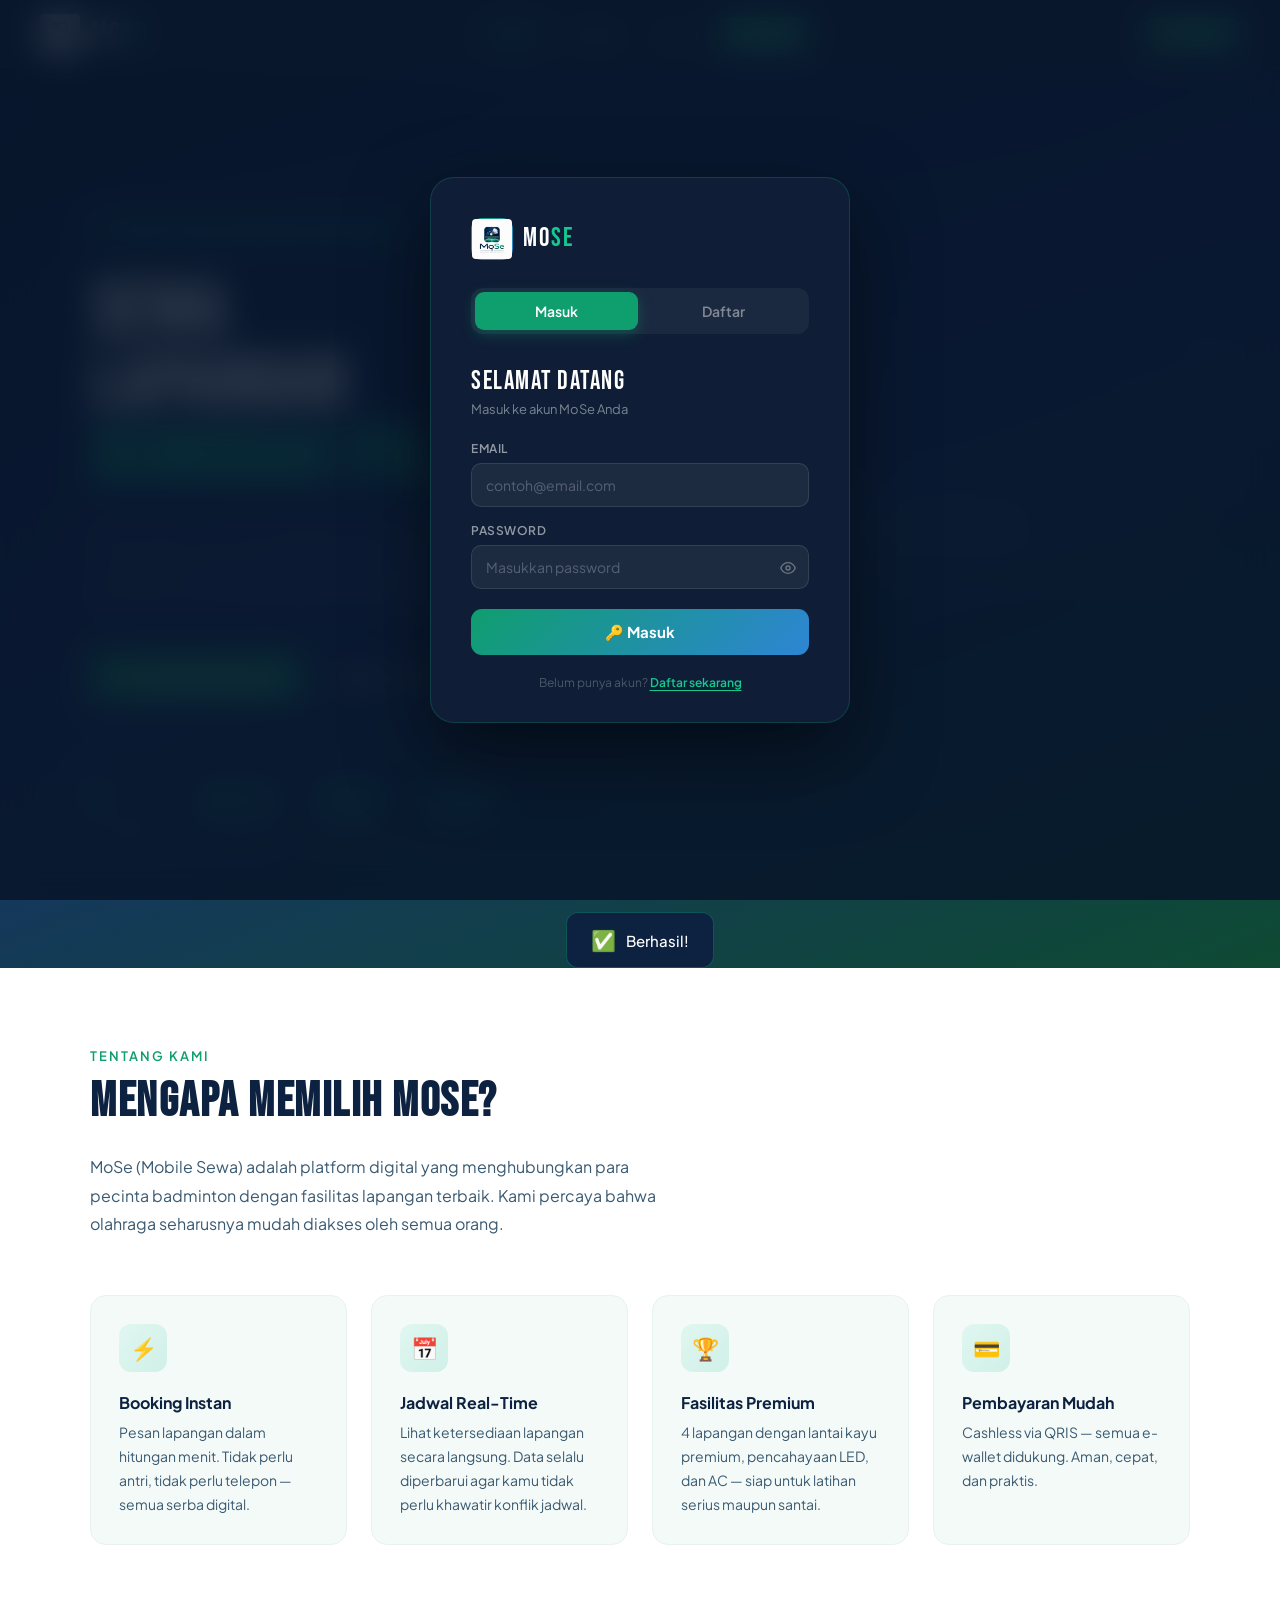
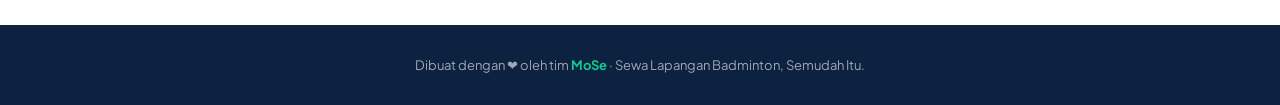
<file: index.html>
<!doctype html>
<html lang="id">
<head>
  <meta charset="UTF-8"/>
  <meta name="viewport" content="width=device-width, initial-scale=1.0"/>
  <title>Home — MoSe</title>
  <link href="https://fonts.googleapis.com/css2?family=Bebas+Neue&family=Plus+Jakarta+Sans:wght@300;400;500;600;700&display=swap" rel="stylesheet"/>
  <link rel="stylesheet" href="Mose.css"/>
</head>
<body>
<!--  AUTH OVERLAY  -->
<div class="auth-overlay" id="auth-overlay">
  <div class="auth-card">
    <div class="auth-logo">
      <div class="auth-logo-icon">
        <img src="logo.png" alt="MoSe" style="border-radius:10%" width="40" height="40"/>
      </div>
      <div class="auth-logo-text">Mo<span>Se</span></div>
    </div>
    <div class="auth-tabs">
      <button class="auth-tab active" id="tab-login" onclick="switchAuthTab('login')">Masuk</button>
      <button class="auth-tab" id="tab-register" onclick="switchAuthTab('register')">Daftar</button>
    </div>
    <!-- LOGIN -->
    <div class="auth-panel active" id="panel-login">
      <div class="auth-title">SELAMAT DATANG</div>
      <div class="auth-subtitle">Masuk ke akun MoSe Anda</div>
      <div class="auth-alert" id="login-alert"></div>
      <div class="auth-form-group">
        <label class="auth-label">Email</label>
        <input class="auth-input" id="login-email" type="email" placeholder="contoh@email.com" autocomplete="email"/>
        <div class="auth-error" id="login-email-err">Format email tidak valid</div>
      </div>
      <div class="auth-form-group">
        <label class="auth-label">Password</label>
        <div class="auth-input-wrap">
          <input class="auth-input" id="login-pw" type="password" placeholder="Masukkan password" autocomplete="current-password"/>
          <button class="toggle-pw" onclick="togglePw('login-pw',this)" tabindex="-1"><svg width="1em" height="1em" viewBox="0 0 24 24" fill="none" stroke="currentColor" stroke-width="2" stroke-linecap="round" style="vertical-align:middle"><path d="M1 12s4-8 11-8 11 8 11 8-4 8-11 8-11-8-11-8z"/><circle cx="12" cy="12" r="3"/></svg></button>
        </div>
        <div class="auth-error" id="login-pw-err">Password tidak boleh kosong</div>
      </div>
      <button class="auth-btn" id="login-btn" onclick="doLogin()">🔑 Masuk</button>
      <div class="auth-divider">Belum punya akun? <span onclick="switchAuthTab('register')">Daftar sekarang</span></div>
    </div>
    <!-- REGISTER -->
    <div class="auth-panel" id="panel-register">
      <div class="auth-title">BUAT AKUN</div>
      <div class="auth-subtitle">Daftar dan mulai booking lapangan</div>
      <div class="auth-alert" id="reg-alert"></div>
      <div class="auth-form-group">
        <label class="auth-label">Nama Lengkap</label>
        <input class="auth-input" id="reg-name" type="text" placeholder="Nama lengkap Anda" autocomplete="name"/>
        <div class="auth-error" id="reg-name-err">Nama minimal 2 karakter</div>
      </div>
      <div class="auth-form-group">
        <label class="auth-label">Email</label>
        <input class="auth-input" id="reg-email" type="email" placeholder="contoh@email.com" autocomplete="email"/>
        <div class="auth-error" id="reg-email-err">Format email tidak valid</div>
      </div>
      <div class="auth-form-group">
        <label class="auth-label">Nomor WhatsApp</label>
        <input class="auth-input" id="reg-phone" type="tel" placeholder="08123456789" autocomplete="tel"/>
        <div class="auth-error" id="reg-phone-err">Nomor WA minimal 10 digit</div>
      </div>
      <div class="auth-form-group">
        <label class="auth-label">Password</label>
        <div class="auth-input-wrap">
          <input class="auth-input" id="reg-pw" type="password" placeholder="Minimal 6 karakter" autocomplete="new-password"/>
          <button class="toggle-pw" onclick="togglePw('reg-pw',this)" tabindex="-1"><svg width="1em" height="1em" viewBox="0 0 24 24" fill="none" stroke="currentColor" stroke-width="2" stroke-linecap="round" style="vertical-align:middle"><path d="M1 12s4-8 11-8 11 8 11 8-4 8-11 8-11-8-11-8z"/><circle cx="12" cy="12" r="3"/></svg></button>
        </div>
        <div class="auth-error" id="reg-pw-err">Password minimal 6 karakter</div>
      </div>
      <div class="auth-form-group">
        <label class="auth-label">Konfirmasi Password</label>
        <div class="auth-input-wrap">
          <input class="auth-input" id="reg-pw2" type="password" placeholder="Ulangi password" autocomplete="new-password"/>
          <button class="toggle-pw" onclick="togglePw('reg-pw2',this)" tabindex="-1"><svg width="1em" height="1em" viewBox="0 0 24 24" fill="none" stroke="currentColor" stroke-width="2" stroke-linecap="round" style="vertical-align:middle"><path d="M1 12s4-8 11-8 11 8 11 8-4 8-11 8-11-8-11-8z"/><circle cx="12" cy="12" r="3"/></svg></button>
        </div>
        <div class="auth-error" id="reg-pw2-err">Password tidak cocok</div>
      </div>
      <button class="auth-btn" id="reg-btn" onclick="doRegister()">✨ Buat Akun</button>
      <div class="auth-divider">Sudah punya akun? <span onclick="switchAuthTab('login')">Masuk di sini</span></div>
    </div>
  </div>
</div>
<!--  NAVBAR  -->
<nav>
  <div class="nav-brand">
    <div class="nav-logo-icon">
      <img src="logo.png" alt="MoSe" style="border-radius:10%" width="40" height="40"/>
    </div>
    <div class="nav-brand-text">Mo<span>Se</span></div>
  </div>
  <ul class="nav-links" id="nav-links">
    <li><a href="index.html"    id="nav-home"     class="active">Home</a></li>
    <li><a href="schedule.html" id="nav-schedule" >Jadwal</a></li>
    <li><a href="courts.html"   id="nav-courts"   >Court</a></li>
    <li><a href="booking.html"  id="nav-booking"  class="nav-cta ">Booking</a></li>
    <li><a href="profile.html"  id="nav-profile"   style="display:none">👤 Profil</a></li>
  </ul>
  <div id="nav-user-area"></div>
  <button class="nav-hamburger" id="nav-hamburger" onclick="toggleMenu()" aria-label="Menu">
    <span></span><span></span><span></span>
  </button>
</nav>
<section id="home" class="section active" style="display:block;padding-top:68px;">
  <div class="hero">
    <div class="hero-content">
      <div class="hero-left">
        <div class="hero-badge">🏸 Platform Sewa Lapangan #1 di Surabaya</div>
        <h1 class="hero-title">SEWA<br>LAPANGAN<br><span>SEMUDAH ITU.</span></h1>
        <p class="hero-desc">MoSe hadir untuk memudahkan kamu menemukan dan memesan lapangan badminton berkualitas. Cek ketersediaan, pilih waktu, dan booking dalam hitungan menit.</p>
        <div class="hero-actions">
          <button class="btn-primary" onclick="goTo('booking')">⚡ Booking Sekarang</button>
          <button class="btn-outline" onclick="goTo('schedule')">📋 Lihat Jadwal</button>
        </div>
        <div class="hero-stats">
          <div class="stat-item"><div class="stat-num">4</div><div class="stat-label">Lapangan</div></div>
          <div class="stat-item"><div class="stat-num">06–22</div><div class="stat-label">Jam Buka</div></div>
          <div class="stat-item"><div class="stat-num">1200+</div><div class="stat-label">Booking</div></div>
          <div class="stat-item"><div class="stat-num">4.9★</div><div class="stat-label">Rating</div></div>
        </div>
      </div>
      <div class="hero-right" id="hero-court-preview">
        <div class="court-card" style="opacity:0.5">
          <div style="color:rgba(255,255,255,0.5);text-align:center;padding:1rem;">Memuat data lapangan...</div>
        </div>
      </div>
    </div>
  </div>
  <div class="about-section">
    <div class="container">
      <div class="section-label">TENTANG KAMI</div>
      <h2 class="section-title">MENGAPA MEMILIH MOSE?</h2>
      <p class="section-desc">MoSe (Mobile Sewa) adalah platform digital yang menghubungkan para pecinta badminton dengan fasilitas lapangan terbaik. Kami percaya bahwa olahraga seharusnya mudah diakses oleh semua orang.</p>
      <div class="features-grid">
        <div class="feature-card"><div class="feature-icon">⚡</div><div class="feature-title">Booking Instan</div><div class="feature-desc">Pesan lapangan dalam hitungan menit. Tidak perlu antri, tidak perlu telepon — semua serba digital.</div></div>
        <div class="feature-card"><div class="feature-icon">📅</div><div class="feature-title">Jadwal Real-Time</div><div class="feature-desc">Lihat ketersediaan lapangan secara langsung. Data selalu diperbarui agar kamu tidak perlu khawatir konflik jadwal.</div></div>
        <div class="feature-card"><div class="feature-icon">🏆</div><div class="feature-title">Fasilitas Premium</div><div class="feature-desc">4 lapangan dengan lantai kayu premium, pencahayaan LED, dan AC — siap untuk latihan serius maupun santai.</div></div>
        <div class="feature-card"><div class="feature-icon">💳</div><div class="feature-title">Pembayaran Mudah</div><div class="feature-desc">Cashless via QRIS — semua e-wallet didukung. Aman, cepat, dan praktis.</div></div>
      </div>
    </div>
  </div>
  <footer>Dibuat dengan ❤︁ oleh tim <strong>MoSe</strong> · Sewa Lapangan Badminton, Semudah Itu.</footer>
</section>

<!--  QRIS MODAL  -->
<div class="qris-overlay" id="qris-overlay">
  <div class="qris-card">
    <div class="qris-header">
      <div class="qris-header-left">
        <div class="qris-logo-icon">⬛</div>
        <div>
          <div class="qris-title">PEMBAYARAN QRIS</div>
          <div class="qris-subtitle" id="qris-booking-ref">Menunggu konfirmasi…</div>
        </div>
      </div>
      <div class="qris-timer-wrap">
        <svg class="qris-timer-ring" viewBox="0 0 44 44">
          <circle cx="22" cy="22" r="18" fill="none" stroke="rgba(255,255,255,0.08)" stroke-width="3"/>
          <circle id="qris-timer-circle" cx="22" cy="22" r="18" fill="none" stroke="#13c98e" stroke-width="3"
            stroke-dasharray="113" stroke-dashoffset="0" stroke-linecap="round"
            transform="rotate(-90 22 22)" style="transition:stroke-dashoffset 1s linear,stroke 0.3s;"/>
        </svg>
        <span class="qris-timer-text" id="qris-timer-text">05:00</span>
      </div>
    </div>
    <div class="qris-body">
      <div class="qris-amount-box">
        <div class="qris-amount-label">Total Pembayaran</div>
        <div class="qris-amount-val" id="qris-amount">Rp 0</div>
      </div>
      <div class="qris-qr-wrap">
        <div class="qris-qr-inner" id="qris-qr-inner"></div>
        <div class="qris-scan-hint">Scan QR di atas dengan aplikasi e-wallet Anda</div>
        <div class="qris-wallets">
          <span class="wallet-badge">GoPay</span><span class="wallet-badge">OVO</span>
          <span class="wallet-badge">Dana</span><span class="wallet-badge">ShopeePay</span>
          <span class="wallet-badge">LinkAja</span><span class="wallet-badge">+ lainnya</span>
        </div>
      </div>
      <div class="qris-steps">
        <div class="qris-step"><div class="qris-step-num">1</div><div class="qris-step-txt">Buka aplikasi <strong>e-wallet</strong> Anda</div></div>
        <div class="qris-step"><div class="qris-step-num">2</div><div class="qris-step-txt">Pilih menu <strong>Scan QR / QRIS</strong></div></div>
        <div class="qris-step"><div class="qris-step-num">3</div><div class="qris-step-txt">Scan QR di atas & selesaikan pembayaran</div></div>
        <div class="qris-step"><div class="qris-step-num">4</div><div class="qris-step-txt">Klik tombol <strong>"Saya Sudah Bayar"</strong> di bawah</div></div>
      </div>
    </div>
    <div class="qris-footer">
      <button class="qris-cancel-btn" onclick="cancelQrisPayment()">❌ Batalkan</button>
      <button class="qris-confirm-btn" id="qris-confirm-btn" onclick="confirmQrisPayment()">
        <span id="qris-confirm-content">✅ Saya Sudah Bayar</span>
      </button>
    </div>
    <!-- Success State -->
    <div class="qris-success" id="qris-success" style="display:none">
      <div class="qris-success-icon">🎉</div>
      <div class="qris-success-title">BOOKING DIKONFIRMASI!</div>
      <div class="qris-success-desc" id="qris-success-desc"></div>
      <button class="qris-done-btn" onclick="closeQrisModal()">✅ Selesai</button>
    </div>
  </div>
</div>
<!-- TOAST -->
<div class="toast" id="toast">
  <span class="toast-icon">✅</span>
  <span id="toast-msg">Berhasil!</span>
</div>
<script src="app.js"></script>
<script>initHome();</script>
</body>
</html>
</file>
<file: Mose.css>
:root {
    --navy: #0d2240;
    --navy-mid: #163366;
    --blue: #1a5fa8;
    --blue-light: #2e85d4;
    --teal: #0f9e6e;
    --teal-light: #13c98e;
    --teal-pale: #e0f7f0;
    --court-green: #0b7a4e;
    --white: #ffffff;
    --off-white: #f4faf8;
    --gray: #e8f2ef;
    --text-dark: #0d2240;
    --text-mid: #3a5a72;
    --text-light: #6a8fa8;
  }
  * { margin:0; padding:0; box-sizing:border-box; }
  body { font-family:'Plus Jakarta Sans',sans-serif; background:var(--off-white); color:var(--text-dark); overflow-x:hidden; }

  /*  NAVBAR  */
  nav { 
    position:fixed; 
    top:0; left:0; right:0; z-index:100; 
    background:rgba(13,34,64,0.96); 
    backdrop-filter:blur(12px); 
    border-bottom:1px solid rgba(19,201,142,0.2); 
    padding:0 2.5rem; 
    height:68px; 
    display:flex; 
    align-items:center; 
    justify-content:space-between; 
  }

  .nav-brand { 
    display:flex; 
    align-items:center; 
    gap:12px; 
  }

  .nav-logo-icon { 
    width:40px; height:40px; 
    background:linear-gradient(135deg,var(--teal) 0%,var(--blue-light) 100%); 
    border-radius:10px; 
    display:flex; 
    align-items:center; 
    justify-content:center; 
    font-size:20px; 
  }

  .nav-brand-text { 
    font-family:'Bebas Neue',sans-serif; 
    font-size:28px; 
    letter-spacing:2px; 
    color:var(--white); 
    line-height:1; 
  }

  .nav-brand-text span { 
    color:var(--teal-light); 
  }

  .nav-links { 
    display:flex; 
    align-items:center; 
    gap:6px; 
    list-style:none; 
  }

  .nav-links li a { text-decoration:none; 
    color:rgba(255,255,255,0.75); 
    font-size:14px; font-weight:500; 
    padding:8px 16px; border-radius:8px; 
    transition:all 0.2s; 
    letter-spacing:0.3px; 
    cursor:pointer; 
  }

  .nav-links li a:hover,.nav-links li a.active { 
    color:var(--white); 
    background:rgba(19,201,142,0.15); 
  }

  .nav-links li a.active { 
    color:var(--teal-light); 
  }

  .nav-cta { 
    background:var(--teal) !important; 
    color:var(--white) !important; 
    border-radius:8px !important; 
  }

  .nav-cta:hover { 
    background:var(--teal-light) !important; 
    transform:translateY(-1px); 
  }

  .nav-user { 
    display:flex; 
    align-items:center; 
    gap:10px; 
  }

  .nav-user-avatar { 
    width:34px; height:34px; 
    background:linear-gradient(135deg,var(--teal) 0%,var(--blue-light) 100%); 
    border-radius:50%; 
    display:flex; 
    align-items:center; 
    justify-content:center; 
    font-size:14px; font-weight:700; 
    color:var(--white); 
    border:2px solid rgba(19,201,142,0.4); 
  }

  .nav-user-name { 
    font-size:13px; font-weight:600; 
    color:var(--white); 
    max-width:110px; 
    overflow:hidden; 
    text-overflow:ellipsis; 
    white-space:nowrap; 
  }

  .nav-logout-btn { 
    background:rgba(255,255,255,0.07); 
    border:1px solid rgba(255,255,255,0.15); 
    color:rgba(255,255,255,0.6); padding:6px 14px; 
    border-radius:8px; 
    font-size:12px; 
    font-weight:600; 
    font-family:'Plus Jakarta Sans',sans-serif; 
    cursor:pointer; 
    transition:all 0.2s; 
  }

  .nav-logout-btn:hover { 
    background:rgba(255,80,80,0.15); 
    border-color:rgba(255,80,80,0.3); 
    color:#ff9090; 
  }

  .nav-login-btn { 
    background:var(--teal); 
    color:var(--white); 
    padding:8px 18px; 
    border-radius:8px; 
    font-size:13px; font-weight:600; font-family:'Plus Jakarta Sans',sans-serif; 
    border:none; cursor:pointer; 
    transition:all 0.2s; 
  }

  .nav-login-btn:hover { 
    background:var(--teal-light); 
    transform:translateY(-1px); 
  }

  /*  SECTIONS  */
  .section { 
    display:none; 
    min-height:100vh; 
    padding-top:68px; 
  }

  .section.active {   
    display:block; 
  }

  /*  HOME  */
  .hero { 
    background:linear-gradient(160deg,var(--navy) 0%,var(--navy-mid) 50%,#0e4a33 100%); 
    padding:6rem 2.5rem 5rem; 
    position:relative; 
    overflow:hidden; 
    min-height:100vh; 
    display:flex; 
    align-items:center; 
  }

  .hero::before { 
    content:''; 
    position:absolute; 
    inset:0; 
    background:url("data:image/svg+xml,%3Csvg width='600' height='400' viewBox='0 0 600 400' xmlns='http://www.w3.org/2000/svg'%3E%3Crect x='50' y='50' width='500' height='300' fill='none' stroke='rgba(19,201,142,0.08)' stroke-width='2'/%3E%3Crect x='80' y='80' width='440' height='240' fill='none' stroke='rgba(19,201,142,0.05)' stroke-width='1'/%3E%3Cline x1='300' y1='50' x2='300' y2='350' stroke='rgba(19,201,142,0.1)' stroke-width='2'/%3E%3Cline x1='50' y1='200' x2='550' y2='200' stroke='rgba(19,201,142,0.12)' stroke-width='3'/%3E%3C/svg%3E") center/cover; opacity:0.5; 
  }

  .hero-content { 
    position:relative; 
    max-width:1100px; 
    margin:0 auto;
    width:100%; 
    display:grid; 
    grid-template-columns:1fr 1fr; 
    gap:4rem; 
    align-items:center; 
  }

  .hero-badge { 
    display:inline-flex; 
    align-items:center; 
    gap:8px; 
    background:rgba(19,201,142,0.15); 
    border:1px solid rgba(19,201,142,0.3); 
    border-radius:100px; padding:6px 16px; 
    font-size:13px; color:var(--teal-light); 
    font-weight:500; letter-spacing:0.5px; 
    margin-bottom:2rem; 
  }

  .hero-title { 
    font-family:'Bebas Neue',sans-serif; 
    font-size:clamp(3.5rem,6vw,5.5rem); 
    line-height:0.95; 
    letter-spacing:2px; 
    color:var(--white); 
    margin-bottom:1.5rem; 
  }

  .hero-title span { 
    color:var(--teal-light); 
    display:block; 
  }

  .hero-desc { 
    font-size:17px; 
    line-height:1.8; 
    color:rgba(255,255,255,0.7); 
    margin-bottom:2.5rem; 
    font-weight:300; 
  }

  .hero-actions { 
    display:flex; 
    gap:12px; 
    flex-wrap:wrap; 
  }

  .btn-primary { 
    background:var(--teal); 
    color:var(--white);
    padding:14px 28px; 
    border-radius:10px; 
    font-size:15px; 
    font-weight:600; 
    border:none; 
    cursor:pointer; 
    transition:all 0.25s; 
    display:inline-flex; 
    align-items:center; 
    gap:8px; 
    font-family:'Plus Jakarta Sans',sans-serif; 
  }
  
  .btn-primary:hover { 
    background:var(--teal-light); 
    transform:translateY(-2px); 
    box-shadow:0 8px 24px rgba(19,201,142,0.35); 
  }

  .btn-outline { 
    background:transparent; color:var(--white); 
    padding:14px 28px; 
    border-radius:10px; 
    font-size:15px; 
    font-weight:500; 
    border:1.5px solid rgba(255,255,255,0.25); 
    cursor:pointer; transition:all 0.25s; 
    display:inline-flex; 
    align-items:center; 
    gap:8px;
    font-family:'Plus Jakarta Sans',sans-serif; 
  }

  .btn-outline:hover { 
    border-color:rgba(255,255,255,0.6); 
    background:rgba(255,255,255,0.07); 
  }

  .hero-stats { 
    display:flex; 
    gap:2.5rem; 
    margin-top:3rem; 
    padding-top:2rem; 
    border-top:1px solid rgba(255,255,255,0.1); 
  }

  .stat-item { 
    text-align:left; 
  }

  .stat-num { 
    font-family:'Bebas Neue',sans-serif; 
    font-size:2.2rem; 
    color:var(--teal-light); 
    letter-spacing:1px; 
    line-height:1; 
  }

  .stat-label { 
    font-size:12px; 
    color:rgba(255,255,255,0.5); 
    text-transform:uppercase; 
    letter-spacing:1px; 
    margin-top:4px; 
  }

  .hero-right { 
    display:flex; 
    flex-direction:column; 
    gap:16px; 
  }

  .court-card { 
    background:rgba(255,255,255,0.06); 
    border:1px solid rgba(19,201,142,0.2); 
    border-radius:16px; 
    padding:1.5rem; 
    backdrop-filter:blur(8px); 
    transition:all 0.25s; 
  }

  .court-card:hover { 
    background:rgba(255,255,255,0.09); 
    border-color:rgba(19,201,142,0.4); 
    transform:translateX(4px); 
  }

  .court-card-header { 
    display:flex; 
    align-items:center; 
    justify-content:space-between; 
    margin-bottom:12px; 
  }

  .court-name { 
    font-weight:700; 
    font-size:16px; 
    color:var(--white); 
  }

  .court-status { 
    font-size:12px; 
    font-weight:600; 
    padding:4px 12px; 
    border-radius:100px; 
  }

  .status-open { 
    background:rgba(19,201,142,0.2); 
    color:var(--teal-light); 
    border:1px solid rgba(19,201,142,0.3); 
  }

  .status-busy { 
    background:rgba(255,165,0,0.15); 
    color:#ffa500; 
    border:1px solid rgba(255,165,0,0.3); 
  }

  .court-slots { 
    display:flex; 
    gap:8px; 
    flex-wrap:wrap; 
  }

  .slot { 
    font-size:12px; 
    padding:4px 10px; 
    border-radius:6px; 
    font-weight:500; 
  }

  .slot-open { 
    background:rgba(19,201,142,0.12); 
    color:var(--teal-light); 
  }

  .slot-taken { 
    background:rgba(255,255,255,0.05); 
    color:rgba(255,255,255,0.3); 
    text-decoration:line-through; 
  }

  /*  ABOUT  */
  .about-section { 
    background:var(--white); 
    padding:5rem 2.5rem; 
  }

  .container { 
    max-width:1100px; 
    margin:0 auto; 
  }

  .section-label { 
    font-size:13px; 
    font-weight:600; 
    text-transform:uppercase; 
    letter-spacing:2px; 
    color:var(--teal); 
    margin-bottom:12px; 
  }

  .section-title { 
    font-family:'Bebas Neue',sans-serif; 
    font-size:clamp(2rem,4vw,3rem); 
    letter-spacing:1.5px; 
    color:var(--navy); 
    margin-bottom:1.5rem; 
    line-height:1.1; 
  }

  .section-desc { 
    font-size:16px; 
    line-height:1.8; 
    color:var(--text-mid); 
    max-width:600px; 
  }

  .features-grid { 
    display:grid; 
    grid-template-columns:repeat(auto-fit,minmax(240px,1fr)); 
    gap:1.5rem; 
    margin-top:3.5rem; 
  }

  .feature-card { 
    background:var(--off-white); 
    border:1.5px solid var(--gray); 
    border-radius:16px; 
    padding:1.75rem; 
    transition:all 0.25s; 
  }

  .feature-card:hover { 
    border-color:var(--teal); 
    transform:translateY(-4px); 
    box-shadow:0 12px 32px rgba(15,158,110,0.1); 
  }

  .feature-icon { 
    width:48px; height:48px; 
    background:linear-gradient(135deg,var(--teal-pale),#d0f0e8); 
    border-radius:12px; display:flex; 
    align-items:center; 
    justify-content:center; 
    font-size:22px; 
    margin-bottom:1.25rem; 
  }

  .feature-title { 
    font-weight:700; 
    font-size:16px; 
    color:var(--navy); 
    margin-bottom:8px; 
  }

  .feature-desc { 
    font-size:14px; 
    line-height:1.7; 
    color:var(--text-mid); 
  }

  /*   SCHEDULE   */
  .schedule-wrap {
  background: var(--off-white);
  min-height: 100vh;
  padding: 3rem 2.5rem 5rem;
}

.schedule-header {
  background: linear-gradient(135deg, var(--navy) 0%, var(--navy-mid) 100%);
  border-radius: 20px;
  padding: 2.5rem;
  margin-bottom: 2rem;
  display: flex;
  align-items: center;
  justify-content: space-between;
  flex-wrap: wrap;
  gap: 1.5rem;
}

.schedule-header h1 {
  font-family: 'Bebas Neue', sans-serif;
  font-size: 2.2rem;
  letter-spacing: 2px;
  color: var(--white);
}

.date-selector {
  display: flex;
  gap: 8px;
  flex-wrap: wrap;
}

.date-btn {
  background: rgba(255, 255, 255, 0.08);
  border: 1px solid rgba(255, 255, 255, 0.15);
  color: rgba(255, 255, 255, 0.7);
  padding: 8px 16px;
  border-radius: 8px;
  font-size: 13px;
  font-weight: 500;
  cursor: pointer;
  font-family: 'Plus Jakarta Sans', sans-serif;
  transition: all 0.2s;
}

.date-btn:hover,
.date-btn.active {
  background: var(--teal);
  border-color: var(--teal);
  color: var(--white);
}

.schedule-grid {
  display: grid;
  grid-template-columns: 100px 1fr 1fr 1fr 1fr;
  gap: 0;
  background: var(--white);
  border-radius: 16px;
  overflow: hidden;
  border: 1.5px solid var(--gray);
  box-shadow: 0 4px 20px rgba(0, 0, 0, 0.05);
}

.grid-header {
  background: var(--navy);
  color: var(--white);
  padding: 14px;
  font-size: 13px;
  font-weight: 600;
  text-align: center;
  letter-spacing: 0.5px;
  border-bottom: 2px solid var(--teal);
}

.time-label {
  background: var(--off-white);
  padding: 12px;
  font-size: 12px;
  font-weight: 600;
  color: var(--text-mid);
  text-align: center;
  border-right: 1.5px solid var(--gray);
  border-bottom: 1px solid var(--gray);
  display: flex;
  align-items: center;
  justify-content: center;
}

.slot-cell {
  padding: 10px;
  border-right: 1px solid var(--gray);
  border-bottom: 1px solid var(--gray);
  display: flex;
  align-items: center;
  justify-content: center;
}

.slot-available {
  background: rgba(19, 201, 142, 0.08);
  cursor: pointer;
  transition: all 0.18s;
}

.slot-available:hover {
  background: rgba(19, 201, 142, 0.22);
}

.slot-available .slot-pill {
  background: rgba(19, 201, 142, 0.2);
  color: var(--teal);
  border-radius: 6px;
  padding: 4px 10px;
  font-size: 11px;
  font-weight: 600;
  border: 1px solid rgba(19, 201, 142, 0.3);
}

.slot-booked {
  background: rgba(26, 95, 168, 0.04);
}

.slot-booked .slot-pill {
  background: rgba(26, 95, 168, 0.1);
  color: var(--text-light);
  border-radius: 6px;
  padding: 4px 10px;
  font-size: 11px;
  font-weight: 500;
  border: 1px dashed rgba(26, 95, 168, 0.2);
}

.slot-mine {
  background: rgba(255, 165, 0, 0.07);
  cursor: pointer;
}

.slot-mine .slot-pill {
  background: rgba(255, 165, 0, 0.15);
  color: #cc7a00;
  border-radius: 6px;
  padding: 4px 10px;
  font-size: 11px;
  font-weight: 600;
  border: 1px solid rgba(255, 165, 0, 0.3);
}

.legend {
  display: flex;
  gap: 1.5rem;
  align-items: center;
  padding: 1rem 1.5rem;
  background: var(--white);
  border-radius: 12px;
  border: 1.5px solid var(--gray);
  margin-top: 1.5rem;
  flex-wrap: wrap;
}

.legend-item {
  display: flex;
  align-items: center;
  gap: 8px;
  font-size: 13px;
  color: var(--text-mid);
}

.legend-dot {
  width: 14px;
  height: 14px;
  border-radius: 4px;
}

.schedule-loading {
  text-align: center;
  padding: 3rem;
  color: var(--text-light);
  font-size: 14px;
}

  /*   COURTS   */
 .courts-wrap {
  padding: 3rem 2.5rem 5rem;
  background: var(--off-white);
}

.courts-grid {
  display: grid;
  grid-template-columns: repeat(auto-fill, minmax(280px, 1fr));
  gap: 1.5rem;
  margin-top: 2rem;
}

.court-detail-card {
  background: var(--white);
  border-radius: 20px;
  overflow: hidden;
  border: 1.5px solid var(--gray);
  transition: all 0.25s;
}

.court-detail-card:hover {
  transform: translateY(-6px);
  box-shadow: 0 16px 40px rgba(15, 158, 110, 0.12);
  border-color: var(--teal);
}

.court-img {
  height: 160px;
  background: linear-gradient(160deg, var(--navy) 0%, var(--court-green) 100%);
  display: flex;
  align-items: center;
  justify-content: center;
  position: relative;
  overflow: hidden;
}

.court-img svg {
  opacity: 0.6;
}

.court-number-badge {
  position: absolute;
  top: 14px;
  left: 14px;
  background: rgba(0, 0, 0, 0.4);
  backdrop-filter: blur(8px);
  color: var(--white);
  font-family: 'Bebas Neue', sans-serif;
  font-size: 18px;
  letter-spacing: 1px;
  padding: 4px 12px;
  border-radius: 8px;
  border: 1px solid rgba(255, 255, 255, 0.2);
}

.court-body {
  padding: 1.5rem;
}

.court-title {
  font-weight: 700;
  font-size: 17px;
  color: var(--navy);
  margin-bottom: 6px;
}

.court-type {
  font-size: 13px;
  color: var(--teal);
  font-weight: 600;
  margin-bottom: 1rem;
}

.court-info-row {
  display: flex;
  gap: 1rem;
  margin-bottom: 1rem;
}

.court-info-item {
  display: flex;
  align-items: center;
  gap: 6px;
  font-size: 13px;
  color: var(--text-mid);
}

.court-price {
  display: flex;
  align-items: center;
  justify-content: space-between;
  padding-top: 1rem;
  border-top: 1.5px solid var(--gray);
}

.price-text {
  font-size: 22px;
  font-family: 'Bebas Neue', sans-serif;
  color: var(--navy);
  letter-spacing: 1px;
}

.price-sub {
  font-size: 12px;
  color: var(--text-light);
  font-weight: 500;
}

.book-btn {
  background: var(--teal);
  color: var(--white);
  border: none;
  padding: 10px 20px;
  border-radius: 10px;
  font-size: 14px;
  font-weight: 600;
  cursor: pointer;
  font-family: 'Plus Jakarta Sans', sans-serif;
  transition: all 0.2s;
  display: inline-flex;
  align-items: center;
  gap: 6px;
}

.book-btn:hover {
  background: var(--teal-light);
  transform: translateY(-2px);
}

  /*   BOOKING   */
  .booking-wrap {
  padding: 3rem 2.5rem 5rem;
  background: var(--off-white);
}

.booking-layout {
  display: grid;
  grid-template-columns: 1fr 380px;
  gap: 2rem;
  margin-top: 2rem;
  align-items: start;
}

.booking-form-card {
  background: var(--white);
  border-radius: 20px;
  padding: 2.5rem;
  border: 1.5px solid var(--gray);
}

.form-step {
  display: flex;
  align-items: center;
  gap: 12px;
  margin-bottom: 2rem;
  padding-bottom: 1.5rem;
  border-bottom: 1.5px solid var(--gray);
}

.step-num {
  width: 32px;
  height: 32px;
  background: var(--teal);
  color: var(--white);
  border-radius: 50%;
  display: flex;
  align-items: center;
  justify-content: center;
  font-size: 14px;
  font-weight: 700;
  flex-shrink: 0;
}

.step-label {
  font-weight: 700;
  font-size: 16px;
  color: var(--navy);
}

.form-group {
  margin-bottom: 1.5rem;
}

.form-label {
  display: block;
  font-size: 13px;
  font-weight: 600;
  color: var(--text-dark);
  margin-bottom: 8px;
  letter-spacing: 0.3px;
}

.form-input,
.form-select {
  width: 100%;
  padding: 12px 16px;
  border: 1.5px solid var(--gray);
  border-radius: 10px;
  font-size: 15px;
  font-family: 'Plus Jakarta Sans', sans-serif;
  color: var(--text-dark);
  background: var(--white);
  transition: border-color 0.2s;
  appearance: none;
  -webkit-appearance: none;
}

.form-input:focus,
.form-select:focus {
  outline: none;
  border-color: var(--teal);
  box-shadow: 0 0 0 3px rgba(19, 201, 142, 0.1);
}

.form-row {
  display: grid;
  grid-template-columns: 1fr 1fr;
  gap: 1rem;
}

.time-slot-picker {
  display: grid;
  grid-template-columns: repeat(4, 1fr);
  gap: 8px;
}

.time-slot-btn {
  padding: 10px 4px;
  border: 1.5px solid var(--gray);
  border-radius: 8px;
  font-size: 12px;
  font-weight: 600;
  text-align: center;
  cursor: pointer;
  background: var(--white);
  color: var(--text-mid);
  font-family: 'Plus Jakarta Sans', sans-serif;
  transition: all 0.18s;
  user-select: none;
}

.time-slot-btn:hover:not(.taken) {
  border-color: var(--teal);
  color: var(--teal);
  background: var(--teal-pale);
}

.time-slot-btn.selected {
  background: var(--teal);
  border-color: var(--teal);
  color: var(--white);
}

.time-slot-btn.taken {
  background: var(--gray);
  color: var(--text-light);
  cursor: not-allowed;
  opacity: 0.5;
}

.submit-btn {
  width: 100%;
  padding: 15px;
  background: linear-gradient(135deg, var(--teal) 0%, var(--blue-light) 100%);
  color: var(--white);
  border: none;
  border-radius: 12px;
  font-size: 16px;
  font-weight: 700;
  cursor: pointer;
  font-family: 'Plus Jakarta Sans', sans-serif;
  letter-spacing: 0.5px;
  transition: all 0.25s;
  margin-top: 0.5rem;
}

.submit-btn:hover {
  transform: translateY(-2px);
  box-shadow: 0 10px 30px rgba(15, 158, 110, 0.3);
}

.submit-btn:disabled {
  opacity: 0.6;
  cursor: not-allowed;
  transform: none;
}

.booking-summary {
  background: var(--navy);
  border-radius: 20px;
  padding: 2rem;
  position: sticky;
  top: 88px;
}

.summary-title {
  font-family: 'Bebas Neue', sans-serif;
  font-size: 1.4rem;
  letter-spacing: 1.5px;
  color: var(--white);
  margin-bottom: 1.5rem;
  padding-bottom: 1rem;
  border-bottom: 1px solid rgba(255, 255, 255, 0.1);
}

.summary-row {
  display: flex;
  justify-content: space-between;
  align-items: flex-start;
  margin-bottom: 12px;
  gap: 8px;
}

.summary-key {
  font-size: 13px;
  color: rgba(255, 255, 255, 0.5);
  flex-shrink: 0;
}

.summary-val {
  font-size: 14px;
  color: var(--white);
  font-weight: 600;
  text-align: right;
  word-break: break-word;
}

.summary-total {
  margin-top: 1rem;
  padding-top: 1rem;
  border-top: 1px solid rgba(255, 255, 255, 0.1);
}

.summary-total .summary-key {
  font-size: 15px;
  color: rgba(255, 255, 255, 0.7);
  font-weight: 600;
}

.summary-total .summary-val {
  font-family: 'Bebas Neue', sans-serif;
  font-size: 1.8rem;
  color: var(--teal-light);
  letter-spacing: 1px;
}

.recent-bookings {
  margin-top: 1.5rem;
  padding-top: 1.5rem;
  border-top: 1px solid rgba(255, 255, 255, 0.1);
}

.recent-title {
  font-size: 12px;
  color: rgba(255, 255, 255, 0.4);
  text-transform: uppercase;
  letter-spacing: 1.5px;
  margin-bottom: 1rem;
}

.booking-item {
  display: flex;
  gap: 10px;
  margin-bottom: 10px;
  background: rgba(255, 255, 255, 0.05);
  border-radius: 10px;
  padding: 10px;
}

.booking-dot {
  width: 8px;
  height: 8px;
  border-radius: 50%;
  background: var(--teal-light);
  margin-top: 5px;
  flex-shrink: 0;
}

.booking-info {
  font-size: 13px;
  line-height: 1.5;
  color: rgba(255, 255, 255, 0.65);
}

.booking-court-name {
  color: var(--white);
  font-weight: 600;
}
  /*   AUTH GATE   */
 .auth-gate {
  display: none;
  flex-direction: column;
  align-items: center;
  justify-content: center;
  min-height: 60vh;
  text-align: center;
  padding: 3rem;
  gap: 1.5rem;
}

.auth-gate.show {
  display: flex;
}

.auth-gate-icon {
  font-size: 64px;
  margin-bottom: 0.5rem;
}

.auth-gate-title {
  font-family: 'Bebas Neue', sans-serif;
  font-size: 2rem;
  letter-spacing: 2px;
  color: var(--navy);
}

.auth-gate-desc {
  font-size: 15px;
  color: var(--text-mid);
  max-width: 360px;
  line-height: 1.7;
}

.auth-gate-btn {
  background: var(--teal);
  color: var(--white);
  padding: 13px 32px;
  border-radius: 11px;
  border: none;
  font-size: 15px;
  font-weight: 700;
  font-family: 'Plus Jakarta Sans', sans-serif;
  cursor: pointer;
  transition: all 0.25s;
  display: inline-flex;
  align-items: center;
  gap: 8px;
}

.auth-gate-btn:hover {
  background: var(--teal-light);
  transform: translateY(-2px);
  box-shadow: 0 8px 24px rgba(19, 201, 142, 0.35);
}

  /*   MY BOOKINGS (riwayat)   */
 .my-bookings-section {
  margin-top: 1.5rem;
  padding-top: 1.5rem;
  border-top: 1px solid rgba(255, 255, 255, 0.1);
  max-height: 300px;
  overflow-y: auto;
}

.my-bookings-section::-webkit-scrollbar {
  width: 4px;
}

.my-bookings-section::-webkit-scrollbar-thumb {
  background: rgba(19, 201, 142, 0.4);
  border-radius: 2px;
}

.my-booking-card {
  background: rgba(255, 255, 255, 0.06);
  border-radius: 10px;
  padding: 12px;
  margin-bottom: 10px;
}

.my-booking-card .bk-header {
  display: flex;
  justify-content: space-between;
  align-items: center;
  margin-bottom: 6px;
}

.my-booking-card .bk-court {
  font-weight: 700;
  color: var(--white);
  font-size: 13px;
}

.bk-status {
  font-size: 11px;
  font-weight: 600;
  padding: 2px 8px;
  border-radius: 100px;
}

.bk-status.confirmed {
  background: rgba(19, 201, 142, 0.2);
  color: var(--teal-light);
}

.bk-status.pending {
  background: rgba(255, 165, 0, 0.2);
  color: #ffa500;
}

.bk-status.cancelled {
  background: rgba(255, 80, 80, 0.2);
  color: #ff8080;
}

.bk-status.completed {
  background: rgba(100, 149, 237, 0.2);
  color: #6495ed;
}

.my-booking-card .bk-info {
  font-size: 12px;
  color: rgba(255, 255, 255, 0.5);
}

  /*   AUTH OVERLAY   */
 .auth-overlay {
  position: fixed;
  inset: 0;
  z-index: 9999;
  background: rgba(8, 20, 40, 0.85);
  backdrop-filter: blur(16px);
  display: flex;
  align-items: center;
  justify-content: center;
  padding: 1rem;
  opacity: 0;
  pointer-events: none;
  transition: opacity 0.35s ease;
}

.auth-overlay.visible {
  opacity: 1;
  pointer-events: all;
}

.auth-card {
  background: #0f1e36;
  border: 1px solid rgba(19, 201, 142, 0.2);
  border-radius: 24px;
  padding: 2.5rem 2.5rem 2rem;
  width: 100%;
  max-width: 420px;
  box-shadow: 0 32px 80px rgba(0, 0, 0, 0.5);
  transform: translateY(20px) scale(0.97);
  transition: transform 0.35s cubic-bezier(0.34, 1.56, 0.64, 1);
  overflow-y: auto;
  max-height: 90vh;
}

.auth-overlay.visible .auth-card {
  transform: translateY(0) scale(1);
}

.auth-logo {
  display: flex;
  align-items: center;
  gap: 10px;
  margin-bottom: 1.75rem;
}

.auth-logo-icon {
  width: 42px;
  height: 42px;
  background: linear-gradient(135deg, var(--teal) 0%, var(--blue-light) 100%);
  border-radius: 11px;
  display: flex;
  align-items: center;
  justify-content: center;
  font-size: 20px;
}

.auth-logo-text {
  font-family: 'Bebas Neue', sans-serif;
  font-size: 26px;
  letter-spacing: 2px;
  color: var(--white);
  line-height: 1;
}

.auth-logo-text span {
  color: var(--teal-light);
}

.auth-tabs {
  display: grid;
  grid-template-columns: 1fr 1fr;
  background: rgba(255, 255, 255, 0.05);
  border-radius: 12px;
  padding: 4px;
  margin-bottom: 2rem;
  gap: 4px;
}

.auth-tab {
  padding: 10px;
  border: none;
  border-radius: 9px;
  font-family: 'Plus Jakarta Sans', sans-serif;
  font-size: 14px;
  font-weight: 600;
  cursor: pointer;
  background: transparent;
  color: rgba(255, 255, 255, 0.45);
  transition: all 0.22s;
}

.auth-tab.active {
  background: var(--teal);
  color: var(--white);
  box-shadow: 0 4px 14px rgba(15, 158, 110, 0.35);
}

.auth-panel {
  display: none;
}

.auth-panel.active {
  display: block;
  animation: fadeSlideIn 0.28s ease;
}

@keyframes fadeSlideIn {
  from {
    opacity: 0;
    transform: translateY(10px);
  }
  to {
    opacity: 1;
    transform: translateY(0);
  }
}

.auth-title {
  font-family: 'Bebas Neue', sans-serif;
  font-size: 1.6rem;
  letter-spacing: 1.5px;
  color: var(--white);
  margin-bottom: 4px;
}

.auth-subtitle {
  font-size: 13px;
  color: rgba(255, 255, 255, 0.45);
  margin-bottom: 1.5rem;
}

.auth-form-group {
  margin-bottom: 1rem;
}

.auth-label {
  display: block;
  font-size: 12px;
  font-weight: 600;
  color: rgba(255, 255, 255, 0.55);
  margin-bottom: 7px;
  text-transform: uppercase;
  letter-spacing: 0.5px;
}

.auth-input {
  width: 100%;
  padding: 12px 14px;
  background: rgba(255, 255, 255, 0.06);
  border: 1.5px solid rgba(255, 255, 255, 0.1);
  border-radius: 10px;
  font-size: 14px;
  font-family: 'Plus Jakarta Sans', sans-serif;
  color: var(--white);
  transition: all 0.2s;
}

.auth-input::placeholder {
  color: rgba(255, 255, 255, 0.25);
}

.auth-input:focus {
  outline: none;
  border-color: var(--teal);
  background: rgba(19, 201, 142, 0.06);
  box-shadow: 0 0 0 3px rgba(19, 201, 142, 0.12);
}

.auth-input.error {
  border-color: #ff6b6b;
  box-shadow: 0 0 0 3px rgba(255, 107, 107, 0.12);
}

.auth-input-wrap {
  position: relative;
}

.auth-input-wrap .auth-input {
  padding-right: 44px;
}

.toggle-pw {
  position: absolute;
  right: 13px;
  top: 50%;
  transform: translateY(-50%);
  background: none;
  border: none;
  color: rgba(255, 255, 255, 0.35);
  cursor: pointer;
  font-size: 16px;
}

.toggle-pw:hover {
  color: rgba(255, 255, 255, 0.7);
}

.auth-error {
  font-size: 12px;
  color: #ff8080;
  margin-top: 5px;
  display: none;
}

.auth-error.show {
  display: block;
}

.auth-btn {
  width: 100%;
  padding: 13px;
  background: linear-gradient(135deg, var(--teal) 0%, var(--blue-light) 100%);
  color: var(--white);
  border: none;
  border-radius: 11px;
  font-size: 15px;
  font-weight: 700;
  font-family: 'Plus Jakarta Sans', sans-serif;
  cursor: pointer;
  margin-top: 1.25rem;
  transition: all 0.25s;
  display: flex;
  align-items: center;
  justify-content: center;
  gap: 8px;
}

.auth-btn:hover {
  transform: translateY(-2px);
  box-shadow: 0 10px 28px rgba(15, 158, 110, 0.35);
}

.auth-btn:disabled {
  opacity: 0.6;
  cursor: not-allowed;
  transform: none;
}

.auth-divider {
  text-align: center;
  font-size: 12px;
  color: rgba(255, 255, 255, 0.25);
  margin: 1.25rem 0 0;
}

.auth-divider span {
  color: var(--teal-light);
  cursor: pointer;
  font-weight: 600;
  text-decoration: underline;
  text-underline-offset: 3px;
}

.auth-alert {
  background: rgba(255, 107, 107, 0.12);
  border: 1px solid rgba(255, 107, 107, 0.3);
  border-radius: 9px;
  padding: 10px 14px;
  font-size: 13px;
  color: #ff9090;
  margin-bottom: 1rem;
  display: none;
}

.auth-alert.show {
  display: block;
}

.auth-alert-success {
  background: rgba(19, 201, 142, 0.12);
  border-color: rgba(19, 201, 142, 0.3);
  color: #13c98e;
}

  /*   TOAST   */
  .toast { 
    position:fixed; 
    bottom:2rem; 
    left:50%; 
    transform:translateX(-50%) translateY(100px); 
    background:var(--navy); 
    color:var(--white); 
    padding:14px 24px; 
    border-radius:12px; 
    font-size:15px; 
    font-weight:500; 
    z-index:9998; 
    display:flex; 
    align-items:center; 
    gap:10px; 
    border:1px solid rgba(19,201,142,0.3); 
    transition:transform 0.4s cubic-bezier(0.34,1.56,0.64,1); 
    white-space:nowrap; 
  }

  .toast.show { 
    transform:translateX(-50%) translateY(0); 
  }

  .toast-icon { 
    color:var(--teal-light); 
    font-size:20px; 
  }

  /*   SPINNER   */
  .spinner { 
    display:inline-block; 
    width:18px; 
    height:18px; 
    border:2px solid rgba(255,255,255,0.3); 
    border-top-color:var(--white); 
    border-radius:50%; 
    animation:spin 0.7s linear infinite; 
  }

  @keyframes spin { to { transform:rotate(360deg); } }

  /*   FOOTER   */
  footer { 
    background:var(--navy); 
    color:rgba(255,255,255,0.6); 
    text-align:center; 
    padding:2rem; 
    font-size:13px; 
  }

  footer strong { 
    color:var(--teal-light); 
  }

  /*   SCROLLBAR   */
  ::-webkit-scrollbar { 
    width:6px; 
  }

  ::-webkit-scrollbar-track { 
    background:var(--off-white); 
  }

  ::-webkit-scrollbar-thumb { 
    background:var(--teal); 
    border-radius:3px; 
  }

  /*   PROFILE PAGE ───────────────────────────────────────── */
  .profile-wrap { 
    background:linear-gradient(160deg,var(--navy) 0%,var(--navy-mid) 60%,#0e4a33 100%); 
    min-height:100vh; 
    padding:2.5rem 2.5rem 4rem; 
  }

  .profile-container { 
    max-width:780px; 
    margin:0 auto; 
  }

  .profile-header-label { 
    font-size:13px; 
    font-weight:600; 
    text-transform:uppercase; 
    letter-spacing:2px; 
    color:var(--teal-light); 
    margin-bottom:10px; 
  }

  .profile-page-title { 
    font-family:'Bebas Neue',sans-serif; font-size:2.6rem; 
    letter-spacing:2px; 
    color:var(--white); 
    margin-bottom:2rem; 
    line-height:1; 
  }

  /* ── Avatar card ── */
  .profile-avatar-card {
  background: rgba(255, 255, 255, 0.06);
  border: 1px solid rgba(19, 201, 142, 0.2);
  border-radius: 20px;
  padding: 2rem;
  display: flex;
  align-items: center;
  gap: 2rem;
  margin-bottom: 1.5rem;
  backdrop-filter: blur(8px);
}

.profile-avatar-wrap {
  position: relative;
  flex-shrink: 0;
}

.profile-avatar-img {
  width: 96px;
  height: 96px;
  border-radius: 50%;
  object-fit: cover;
  border: 3px solid rgba(19, 201, 142, 0.5);
  background: linear-gradient(135deg, var(--teal) 0%, var(--blue-light) 100%);
  display: flex;
  align-items: center;
  justify-content: center;
  font-size: 36px;
  font-weight: 700;
  color: var(--white);
}

.profile-avatar-img.has-photo {
  padding: 0;
}

.avatar-edit-btn {
  position: absolute;
  bottom: 0;
  right: 0;
  width: 30px;
  height: 30px;
  border-radius: 50%;
  background: var(--teal);
  border: 2.5px solid var(--navy);
  color: var(--white);
  font-size: 14px;
  cursor: pointer;
  display: flex;
  align-items: center;
  justify-content: center;
  transition: all 0.2s;
}

.avatar-edit-btn:hover {
  background: var(--teal-light);
  transform: scale(1.1);
}

.avatar-delete-btn {
  position: absolute;
  bottom: 0;
  left: 0;
  width: 30px;
  height: 30px;
  border-radius: 50%;
  background: rgba(220, 53, 69, 0.85);
  border: 2.5px solid var(--navy);
  color: var(--white);
  font-size: 13px;
  cursor: pointer;
  display: flex;
  align-items: center;
  justify-content: center;
  transition: all 0.2s;
}

.avatar-delete-btn:hover {
  background: rgba(220, 53, 69, 1);
  transform: scale(1.1);
}

.avatar-delete-btn:disabled {
  opacity: 0.6;
  cursor: not-allowed;
  transform: none;
}

.profile-avatar-info {
  flex: 1;
}

.profile-display-name {
  font-size: 1.4rem;
  font-weight: 700;
  color: var(--white);
  margin-bottom: 4px;
}

.profile-display-email {
  font-size: 13px;
  color: rgba(255, 255, 255, 0.45);
}

.profile-avatar-hint {
  font-size: 11px;
  color: rgba(255, 255, 255, 0.3);
  margin-top: 6px;
}

  /* ── Form card ── */
  .profile-form-card {
  background: rgba(255, 255, 255, 0.06);
  border: 1px solid rgba(19, 201, 142, 0.2);
  border-radius: 20px;
  padding: 2rem;
  margin-bottom: 1.5rem;
  backdrop-filter: blur(8px);
}

.profile-card-title {
  font-family: 'Bebas Neue', sans-serif;
  font-size: 1.15rem;
  letter-spacing: 1.5px;
  color: var(--teal-light);
  margin-bottom: 1.5rem;
  display: flex;
  align-items: center;
  gap: 8px;
}

.profile-form-group {
  margin-bottom: 1.1rem;
}

.profile-label {
  display: block;
  font-size: 12px;
  font-weight: 600;
  color: rgba(255, 255, 255, 0.5);
  margin-bottom: 7px;
  text-transform: uppercase;
  letter-spacing: 0.5px;
}

.profile-input {
  width: 100%;
  padding: 12px 14px;
  background: rgba(255, 255, 255, 0.06);
  border: 1.5px solid rgba(255, 255, 255, 0.1);
  border-radius: 10px;
  font-size: 14px;
  font-family: 'Plus Jakarta Sans', sans-serif;
  color: var(--white);
  transition: all 0.2s;
}

.profile-input::placeholder {
  color: rgba(255, 255, 255, 0.25);
}

.profile-input:focus {
  outline: none;
  border-color: var(--teal);
  background: rgba(19, 201, 142, 0.06);
  box-shadow: 0 0 0 3px rgba(19, 201, 142, 0.12);
}

.profile-input:disabled {
  opacity: 0.45;
  cursor: not-allowed;
}

.profile-input-locked {
  background: rgba(255, 255, 255, 0.03) !important;
  border-color: rgba(255, 255, 255, 0.06) !important;
  cursor: not-allowed;
}

.profile-lock-note {
  font-size: 11px;
  color: rgba(255, 255, 255, 0.25);
  margin-top: 5px;
  display: flex;
  align-items: center;
  gap: 5px;
}

.profile-input-wrap {
  position: relative;
}

.profile-input-wrap .profile-input {
  padding-right: 44px;
}

.profile-toggle-pw {
  position: absolute;
  right: 13px;
  top: 50%;
  transform: translateY(-50%);
  background: none;
  border: none;
  color: rgba(255, 255, 255, 0.35);
  cursor: pointer;
  font-size: 16px;
}

.profile-toggle-pw:hover {
  color: rgba(255, 255, 255, 0.7);
}

.profile-save-btn {
  width: 100%;
  padding: 13px;
  background: linear-gradient(135deg, var(--teal) 0%, var(--blue-light) 100%);
  color: var(--white);
  border: none;
  border-radius: 11px;
  font-size: 15px;
  font-weight: 700;
  font-family: 'Plus Jakarta Sans', sans-serif;
  cursor: pointer;
  margin-top: 0.5rem;
  transition: all 0.25s;
  display: flex;
  align-items: center;
  justify-content: center;
  gap: 8px;
}

.profile-save-btn:hover {
  transform: translateY(-2px);
  box-shadow: 0 10px 28px rgba(15, 158, 110, 0.35);
}

.profile-save-btn:disabled {
  opacity: 0.6;
  cursor: not-allowed;
  transform: none;
}

.profile-alert {
  border-radius: 9px;
  padding: 10px 14px;
  font-size: 13px;
  margin-bottom: 1rem;
  display: none;
}

.profile-alert.show {
  display: block;
}

.profile-alert.error {
  background: rgba(255, 107, 107, 0.12);
  border: 1px solid rgba(255, 107, 107, 0.3);
  color: #ff9090;
}

.profile-alert.success {
  background: rgba(19, 201, 142, 0.12);
  border: 1px solid rgba(19, 201, 142, 0.3);
  color: #13c98e;
}

  /* ── Avatar upload modal ── */
  .avatar-upload-overlay {
  position: fixed;
  inset: 0;
  z-index: 9999;
  background: rgba(8,20,40,0.88);
  backdrop-filter: blur(16px);
  display: none;          /* ← TAMBAHKAN INI */
  align-items: center;
  justify-content: center;
  padding: 1rem;
  opacity: 0;
  pointer-events: none;
  transition: opacity 0.3s ease;
}
  .avatar-upload-overlay.visible {
  display: flex;          /* ← GANTI opacity:1 dengan display:flex */
  opacity: 1;
  pointer-events: all;
  }

  .avatar-upload-card {
  background: #0f1e36;
  border: 1px solid rgba(19, 201, 142, 0.25);
  border-radius: 20px;
  padding: 2rem;
  width: 100%;
  max-width: 380px;
  box-shadow: 0 32px 80px rgba(0, 0, 0, 0.5);
  transform: translateY(20px) scale(0.97);
  transition: transform 0.3s cubic-bezier(0.34, 1.56, 0.64, 1);
}

.avatar-upload-overlay.visible .avatar-upload-card {
  transform: translateY(0) scale(1);
}

.avatar-upload-title {
  font-family: 'Bebas Neue', sans-serif;
  font-size: 1.4rem;
  letter-spacing: 1.5px;
  color: var(--white);
  margin-bottom: 1.5rem;
}

.avatar-drop-zone {
  border: 2px dashed rgba(19, 201, 142, 0.35);
  border-radius: 14px;
  padding: 2.5rem 1rem;
  text-align: center;
  cursor: pointer;
  transition: all 0.2s;
  margin-bottom: 1.2rem;
}

.avatar-drop-zone:hover,
.avatar-drop-zone.drag-over {
  border-color: var(--teal-light);
  background: rgba(19, 201, 142, 0.07);
}

.avatar-drop-icon {
  font-size: 42px;
  margin-bottom: 10px;
}

.avatar-drop-text {
  font-size: 14px;
  color: rgba(255, 255, 255, 0.55);
}

.avatar-drop-text span {
  color: var(--teal-light);
  font-weight: 600;
  cursor: pointer;
}

.avatar-drop-hint {
  font-size: 11px;
  color: rgba(255, 255, 255, 0.25);
  margin-top: 6px;
}

.avatar-preview-wrap {
  display: none;
  text-align: center;
  margin-bottom: 1.2rem;
}

.avatar-preview-wrap.show {
  display: block;
}

.avatar-preview-img {
  width: 96px;
  height: 96px;
  border-radius: 50%;
  object-fit: cover;
  border: 3px solid rgba(19, 201, 142, 0.5);
  margin: 0 auto 10px;
  display: block;
}

.avatar-preview-name {
  font-size: 12px;
  color: rgba(255, 255, 255, 0.4);
}

.avatar-upload-actions {
  display: flex;
  gap: 10px;
}

.avatar-upload-actions button {
  flex: 1;
  padding: 11px;
  border-radius: 10px;
  font-size: 14px;
  font-weight: 600;
  font-family: 'Plus Jakarta Sans', sans-serif;
  cursor: pointer;
  border: none;
  transition: all 0.2s;
}

.avatar-cancel-btn {
  background: rgba(255, 255, 255, 0.07);
  color: rgba(255, 255, 255, 0.55);
}

.avatar-cancel-btn:hover {
  background: rgba(255, 255, 255, 0.12);
}

.avatar-confirm-btn {
  background: var(--teal);
  color: var(--white);
}

.avatar-confirm-btn:hover {
  background: var(--teal-light);
}

.avatar-confirm-btn:disabled {
  opacity: 0.5;
  cursor: not-allowed;
}

  /*   QRIS PAYMENT MODAL   */
.qris-overlay {
  position: fixed;
  inset: 0;
  z-index: 200;
  background: rgba(8,18,35,0.88);
  backdrop-filter: blur(14px);
  display: none;          
  align-items: center;
  justify-content: center;
  padding: 1rem;
  opacity: 0;
  pointer-events: none;
  transition: opacity 0.3s ease;
}

.qris-overlay.show {
  display: flex;          
  opacity: 1;
  pointer-events: all;
}
  .qris-card { background:linear-gradient(160deg,#0f1e36 0%,#091529 100%); border:1px solid rgba(19,201,142,0.25); border-radius:24px; width:100%; max-width:480px; box-shadow:0 40px 100px rgba(0,0,0,0.6); overflow:hidden; transform:translateY(24px) scale(0.97); transition:transform 0.35s cubic-bezier(0.34,1.56,0.64,1); }
  .qris-overlay.show .qris-card { transform:translateY(0) scale(1); }

  /* Header */
  .qris-header {
  background: linear-gradient(135deg, rgba(15, 158, 110, 0.18), rgba(26, 95, 168, 0.12));
  border-bottom: 1px solid rgba(19, 201, 142, 0.18);
  padding: 1.25rem 1.5rem;
  display: flex;
  align-items: center;
  justify-content: space-between;
}

.qris-header-left {
  display: flex;
  align-items: center;
  gap: 12px;
}

.qris-logo-icon {
  width: 44px;
  height: 44px;
  background: linear-gradient(135deg, var(--teal), var(--blue-light));
  border-radius: 12px;
  display: flex;
  align-items: center;
  justify-content: center;
  font-size: 20px;
  flex-shrink: 0;
}

.qris-title {
  font-family: 'Bebas Neue', sans-serif;
  font-size: 1.2rem;
  letter-spacing: 2px;
  color: var(--white);
  line-height: 1.1;
}

.qris-subtitle {
  font-size: 12px;
  color: rgba(255, 255, 255, 0.4);
  margin-top: 2px;
}

.qris-timer-wrap {
  position: relative;
  width: 44px;
  height: 44px;
  display: flex;
  align-items: center;
  justify-content: center;
}

.qris-timer-ring {
  position: absolute;
  inset: 0;
  width: 44px;
  height: 44px;
}

.qris-timer-text {
  font-size: 11px;
  font-weight: 700;
  color: var(--teal);
  font-family: 'Plus Jakarta Sans', sans-serif;
  position: relative;
  z-index: 1;
}

  /* Body */
 .qris-body {
  padding: 1.5rem;
}

.qris-amount-box {
  background: rgba(19, 201, 142, 0.08);
  border: 1px solid rgba(19, 201, 142, 0.2);
  border-radius: 14px;
  padding: 1rem 1.25rem;
  margin-bottom: 1.25rem;
  text-align: center;
}

.qris-amount-label {
  font-size: 12px;
  color: rgba(255, 255, 255, 0.4);
  text-transform: uppercase;
  letter-spacing: 1px;
  margin-bottom: 4px;
}

.qris-amount-val {
  font-family: 'Bebas Neue', sans-serif;
  font-size: 2rem;
  letter-spacing: 1.5px;
  color: var(--teal-light);
  line-height: 1.1;
}

.qris-booking-ref {
  font-size: 11px;
  color: rgba(255, 255, 255, 0.3);
  margin-top: 4px;
}

  /* QR */
 .qris-qr-wrap {
  text-align: center;
  margin-bottom: 1.25rem;
}

.qris-qr-inner {
  display: inline-block;
}

.qris-scan-hint {
  font-size: 12px;
  color: rgba(255, 255, 255, 0.4);
  margin-top: 10px;
  margin-bottom: 8px;
}

.qris-wallets {
  display: flex;
  gap: 6px;
  flex-wrap: wrap;
  justify-content: center;
}

.wallet-badge {
  background: rgba(255, 255, 255, 0.06);
  border: 1px solid rgba(255, 255, 255, 0.12);
  border-radius: 6px;
  padding: 3px 8px;
  font-size: 10px;
  font-weight: 600;
  color: rgba(255, 255, 255, 0.45);
}

  /* Steps */
 .qris-steps {
  display: flex;
  flex-direction: column;
  gap: 8px;
  background: rgba(255, 255, 255, 0.03);
  border-radius: 12px;
  padding: 1rem;
  margin-bottom: 0;
}

.qris-step {
  display: flex;
  align-items: flex-start;
  gap: 10px;
}

.qris-step-num {
  width: 20px;
  height: 20px;
  background: var(--teal);
  border-radius: 50%;
  display: flex;
  align-items: center;
  justify-content: center;
  font-size: 10px;
  font-weight: 700;
  color: var(--white);
  flex-shrink: 0;
  margin-top: 1px;
}

.qris-step-txt {
  font-size: 12px;
  color: rgba(255, 255, 255, 0.5);
  line-height: 1.6;
}

.qris-step-txt strong {
  color: rgba(255, 255, 255, 0.75);
}

  /* Footer */
  .qris-footer {
  padding: 1rem 1.5rem 1.5rem;
  display: flex;
  gap: 10px;
}

.qris-cancel-btn {
  background: rgba(255, 255, 255, 0.06);
  border: 1px solid rgba(255, 255, 255, 0.12);
  color: rgba(255, 255, 255, 0.4);
  padding: 12px 18px;
  border-radius: 12px;
  font-size: 13px;
  font-weight: 600;
  font-family: 'Plus Jakarta Sans', sans-serif;
  cursor: pointer;
  transition: all 0.2s;
  white-space: nowrap;
}

.qris-cancel-btn:hover {
  background: rgba(255, 80, 80, 0.12);
  border-color: rgba(255, 80, 80, 0.25);
  color: #ff9090;
}

.qris-confirm-btn {
  flex: 1;
  background: linear-gradient(135deg, var(--teal) 0%, var(--teal-light) 100%);
  border: none;
  color: var(--white);
  padding: 12px 20px;
  border-radius: 12px;
  font-size: 14px;
  font-weight: 700;
  font-family: 'Plus Jakarta Sans', sans-serif;
  cursor: pointer;
  transition: all 0.2s;
  display: flex;
  align-items: center;
  justify-content: center;
  gap: 8px;
  box-shadow: 0 6px 20px rgba(19, 201, 142, 0.3);
}

.qris-confirm-btn:hover {
  background: linear-gradient(135deg, var(--teal-light) 0%, #16e8a0 100%);
  box-shadow: 0 8px 28px rgba(19, 201, 142, 0.45);
  transform: translateY(-1px);
}

.qris-confirm-btn:disabled {
  opacity: 0.6;
  cursor: not-allowed;
  transform: none;
  box-shadow: none;
}

  /* Success state */
  .qris-success {
  flex-direction: column;
  align-items: center;
  justify-content: center;
  padding: 3rem 1.5rem;
  text-align: center;
  gap: 12px;
}

.qris-success-icon {
  font-size: 56px;
  animation: qrisBounce 0.5s cubic-bezier(0.34, 1.56, 0.64, 1);
}

@keyframes qrisBounce {
  from {
    transform: scale(0.3);
    opacity: 0;
  }
  to {
    transform: scale(1);
    opacity: 1;
  }
}

.qris-success-title {
  font-family: 'Bebas Neue', sans-serif;
  font-size: 1.8rem;
  letter-spacing: 2px;
  color: var(--teal-light);
}

.qris-success-desc {
  font-size: 13px;
  color: rgba(255, 255, 255, 0.5);
  line-height: 1.7;
  max-width: 300px;
}

.qris-done-btn {
  background: linear-gradient(135deg, var(--teal), var(--teal-light));
  border: none;
  color: var(--white);
  padding: 12px 28px;
  border-radius: 12px;
  font-size: 14px;
  font-weight: 700;
  font-family: 'Plus Jakarta Sans', sans-serif;
  cursor: pointer;
  margin-top: 8px;
  transition: all 0.2s;
  box-shadow: 0 6px 20px rgba(19, 201, 142, 0.3);
}

.qris-done-btn:hover {
  transform: translateY(-2px);
  box-shadow: 0 10px 28px rgba(19, 201, 142, 0.45);
}

/* ═══════════════════════════════════════════════════════════
  RESPONSIVE — MOBILE HAMBURGER NAVBAR
   ══════════════════════════════════════════════════════════ */

  /* Hamburger button (hidden on desktop) */
  .nav-hamburger {
    display: none;
    flex-direction: column;
    justify-content: center;
    gap: 5px;
    width: 38px;
    height: 38px;
    background: rgba(255,255,255,0.07);
    border: 1px solid rgba(255,255,255,0.15);
    border-radius: 9px;
    cursor: pointer;
    padding: 8px;
    transition: background 0.2s;
  }
  .nav-hamburger span {
    display: block;
    width: 100%;
    height: 2px;
    background: rgba(255,255,255,0.8);
    border-radius: 2px;
    transition: all 0.3s ease;
  }
  .nav-hamburger.open span:nth-child(1) { transform: translateY(7px) rotate(45deg); }
  .nav-hamburger.open span:nth-child(2) { opacity: 0; }
  .nav-hamburger.open span:nth-child(3) { transform: translateY(-7px) rotate(-45deg); }

/* ═══════════════════════════════════════════════════════════
  RESPONSIVE — TABLET  (max 1024px)
   ══════════════════════════════════════════════════════════ */
@media (max-width: 1024px) {
  nav { padding: 0 1.5rem; }

  .hero { padding: 5rem 1.5rem 4rem; }
  .hero-content { grid-template-columns: 1fr; gap: 2.5rem; }
  .hero-right { display: grid; grid-template-columns: 1fr 1fr; gap: 14px; }

  .booking-layout { grid-template-columns: 1fr; }
  .booking-summary { position: static; }

  .schedule-grid { grid-template-columns: 80px 1fr 1fr 1fr 1fr; }
}

/* ═══════════════════════════════════════════════════════════
  RESPONSIVE — MOBILE  (max 768px)
   ══════════════════════════════════════════════════════════ */
@media (max-width: 768px) {

  /* ── Navbar ── */
  nav { padding: 0 1.2rem; height: 60px; }
  .nav-hamburger { display: flex; }

  .nav-links {
    position: fixed;
    top: 60px;
    left: 0; right: 0;
    background: rgba(13,34,64,0.98);
    backdrop-filter: blur(16px);
    flex-direction: column;
    gap: 4px;
    padding: 1rem 1.2rem 1.5rem;
    border-bottom: 1px solid rgba(19,201,142,0.2);
    transform: translateY(-110%);
    opacity: 0;
    pointer-events: none;
    transition: transform 0.3s ease, opacity 0.3s ease;
    z-index: 99;
  }
  .nav-links.open {
    transform: translateY(0);
    opacity: 1;
    pointer-events: all;
  }
  .nav-links li a { display: block; padding: 11px 16px; font-size: 15px; border-radius: 10px; }
  #nav-user-area { display: none; }

  /* ── Sections ── */
  .section { padding-top: 60px; }

  /* ── Hero ── */
  .hero { padding: 3.5rem 1.2rem 3rem; min-height: unset; }
  .hero-content { grid-template-columns: 1fr; gap: 2rem; }
  .hero-title { font-size: clamp(2.8rem, 12vw, 4rem); }
  .hero-desc { font-size: 15px; }
  .hero-badge { font-size: 12px; padding: 5px 12px; margin-bottom: 1.5rem; }
  .hero-actions { flex-direction: column; gap: 10px; }
  .btn-primary, .btn-outline { width: 100%; justify-content: center; padding: 13px 20px; }
  .hero-stats { gap: 1.2rem; flex-wrap: wrap; margin-top: 2rem; padding-top: 1.5rem; }
  .stat-num { font-size: 1.7rem; }
  .hero-right { grid-template-columns: 1fr; gap: 12px; }

  /* ── About section ── */
  .about-section { padding: 3rem 1.2rem; }
  .features-grid { grid-template-columns: 1fr; gap: 1rem; margin-top: 2rem; }
  .section-title { font-size: clamp(1.8rem, 7vw, 2.5rem); }

  /* ── Schedule ── */
  .schedule-wrap { padding: 2rem 1rem 4rem; }
  .schedule-header {
    flex-direction: column;
    align-items: flex-start;
    padding: 1.5rem;
    gap: 1rem;
    border-radius: 14px;
  }
  .schedule-header h1 { font-size: 1.7rem; }
  .schedule-header > div:last-child { width: 100%; flex-direction: column; align-items: stretch; }
  #schedule-date-picker { width: 100% !important; }
  .date-selector { justify-content: flex-start; }
  .date-btn { padding: 7px 12px; font-size: 12px; }

  /* Schedule grid — scrollable horizontally on mobile */
  .schedule-grid-wrapper {
    overflow-x: auto;
    -webkit-overflow-scrolling: touch;
    border-radius: 16px;
    --sched-col: 72px repeat(4, minmax(90px, 1fr));
    --sched-min: 440px;
  }
  .schedule-grid {
    grid-template-columns: 72px repeat(4, minmax(90px, 1fr));
    min-width: 440px;
    border-radius: 0;
  }
  .grid-header { padding: 10px 8px; font-size: 11px; }
  .time-label { padding: 10px 6px; font-size: 11px; }
  .slot-cell { padding: 8px 4px; }
  .slot-pill { font-size: 10px !important; padding: 3px 7px !important; }
  .legend { gap: 1rem; padding: 0.85rem 1rem; font-size: 12px; }

  /* ── Courts ── */
  .courts-wrap { padding: 2rem 1.2rem 4rem; }
  .courts-grid { grid-template-columns: 1fr; gap: 1.2rem; }

  /* ── Booking ── */
  .booking-wrap { padding: 2rem 1.2rem 4rem; }
  .booking-layout { grid-template-columns: 1fr; gap: 1.5rem; }
  .booking-form-card { padding: 1.5rem; border-radius: 16px; }
  .booking-summary { position: static; border-radius: 16px; padding: 1.5rem; }
  .form-row { grid-template-columns: 1fr; gap: 0; }
  .time-slot-picker { grid-template-columns: repeat(3, 1fr); gap: 7px; }
  .time-slot-btn { padding: 9px 4px; font-size: 11px; }
  .summary-title { font-size: 1.2rem; }
  .summary-total .summary-val { font-size: 1.5rem; }

  /* QRIS payment option row */
  .booking-wrap [style*="display:flex;align-items:center;gap:1rem"] {
    flex-wrap: wrap;
    gap: 0.75rem !important;
  }
  .booking-wrap [style*="margin-left:auto"] {
    margin-left: 0 !important;
  }

  /* ── Profile ── */
  .profile-wrap { padding: 2rem 1.2rem 3rem; }
  .profile-page-title { font-size: 2rem; }
  .profile-avatar-card { flex-direction: column; align-items: flex-start; gap: 1.25rem; padding: 1.5rem; }
  .profile-form-card { padding: 1.5rem; }

  /* ── Auth overlay ── */
  .auth-card { padding: 2rem 1.5rem 1.75rem; border-radius: 18px; }

  /* ── Toast ── */
  .toast { font-size: 13px; padding: 12px 18px; white-space: normal; text-align: center; max-width: 90vw; }

  /* ── Footer ── */
  footer { padding: 1.5rem 1.2rem; font-size: 12px; }
}

/* ═══════════════════════════════════════════════════════════
  RESPONSIVE — SMALL MOBILE  (max 420px)
   ══════════════════════════════════════════════════════════ */
@media (max-width: 420px) {
  .hero-title { font-size: clamp(2.4rem, 14vw, 3.2rem); }
  .time-slot-picker { grid-template-columns: repeat(2, 1fr); }
  .hero-stats { gap: 1rem; }
  .stat-num { font-size: 1.5rem; }
  .nav-brand-text { font-size: 22px; }
  .schedule-grid { min-width: 380px; }
}

/*   UTILITY CLASSES (dipindahkan dari inline style)   */

/* Nav logo image */
.nav-logo-img {
  border-radius: 50%;
}

/* Section initial display states */
#home    { display: block; padding-top: 68px; }
#booking { display: block; padding-top: 68px; }
#courts  { display: block; padding-top: 68px; }
#schedule{ display: block; padding-top: 68px; }
#profile { display: block; padding-top: 68px; }

/* Hero court preview loading state */
.hero-court-loading {
  opacity: 0.5;
}
.hero-court-loading-text {
  color: rgba(255,255,255,0.5);
  text-align: center;
  padding: 1rem;
}

/* Schedule header subtitle */
.schedule-header-sub {
  color: rgba(255,255,255,0.55);
  font-size: 14px;
  margin-top: 4px;
}

/* Schedule header controls row */
.schedule-controls {
  display: flex;
  align-items: center;
  gap: 1rem;
  flex-wrap: wrap;
}

/* Date picker inside schedule */
#schedule-date-picker {
  width: 180px;
  background: rgba(255,255,255,0.1);
  border-color: rgba(255,255,255,0.2);
  color: white;
  padding: 8px 12px;
  font-size: 13px;
}

/* Legend dots — moved from inline */
.legend-dot-available {
  background: rgba(19,201,142,0.3);
  border: 1.5px solid rgba(19,201,142,0.6);
}
.legend-dot-booked {
  background: rgba(26,95,168,0.15);
  border: 1.5px dashed rgba(26,95,168,0.4);
}
.legend-dot-mine {
  background: rgba(255,165,0,0.2);
  border: 1.5px solid rgba(255,165,0,0.5);
}

/* Courts grid loading */
.courts-loading {
  grid-column: 1 / -1;
  text-align: center;
  padding: 3rem;
  color: var(--text-light);
}

/* Booking form section dividers */
.form-section {
  margin-top: 0.5rem;
  padding-top: 1.5rem;
  border-top: 1.5px solid var(--gray);
  margin-bottom: 1.5rem;
}

/* Form step inside booking (no border variant) */
.form-step-inline {
  border: none;
  padding: 0;
  margin-bottom: 1.5rem;
}

/* Time slots empty state */
.slots-empty {
  grid-column: 1 / -1;
  text-align: center;
  padding: 1.5rem;
  color: var(--text-light);
  font-size: 14px;
}

/* Slots hint text */
.slots-hint {
  font-size: 12px;
  color: var(--text-light);
  margin-top: 8px;
}

/* QRIS payment option box */
.qris-option-box {
  background: linear-gradient(135deg, rgba(15,158,110,0.12), rgba(26,95,168,0.08));
  border: 1.5px solid rgba(19,201,142,0.35);
  border-radius: 14px;
  padding: 1.25rem 1.5rem;
  display: flex;
  align-items: center;
  gap: 1rem;
}
.qris-option-icon {
  width: 48px;
  height: 48px;
  background: linear-gradient(135deg, var(--teal), var(--blue-light));
  border-radius: 12px;
  display: flex;
  align-items: center;
  justify-content: center;
  font-size: 24px;
  flex-shrink: 0;
}
.qris-option-name {
  font-weight: 700;
  font-size: 15px;
  color: var(--navy);
  margin-bottom: 3px;
}
.qris-option-desc {
  font-size: 13px;
  color: var(--text-mid);
}
.qris-option-badge {
  margin-left: auto;
  background: rgba(19,201,142,0.15);
  border: 1px solid rgba(19,201,142,0.4);
  border-radius: 8px;
  padding: 4px 12px;
  font-size: 12px;
  font-weight: 700;
  color: var(--teal);
  white-space: nowrap;
}

/* Note field group */
.form-note-group {
  margin-top: 1rem;
  margin-bottom: 0;
}

/* My bookings loading */
.bookings-loading {
  font-size: 12px;
  color: rgba(255,255,255,0.3);
  text-align: center;
  padding: 1rem;
}

/* QRIS timer SVG transition */
#qris-timer-circle {
  transition: stroke-dashoffset 1s linear, stroke 0.3s;
}

/* nav-profile hidden by default */
#nav-profile {
  display: none;
}

/*   DEFAULT HIDDEN STATES   */
#qris-success { display: none; }
#booking-content { display: none; }

/* Hero court preview loading */
.hero-court-loading { opacity: 0.5; }
.hero-court-loading-text {
  color: rgba(255,255,255,0.5);
  text-align: center;
  padding: 1rem;
}
</file>
